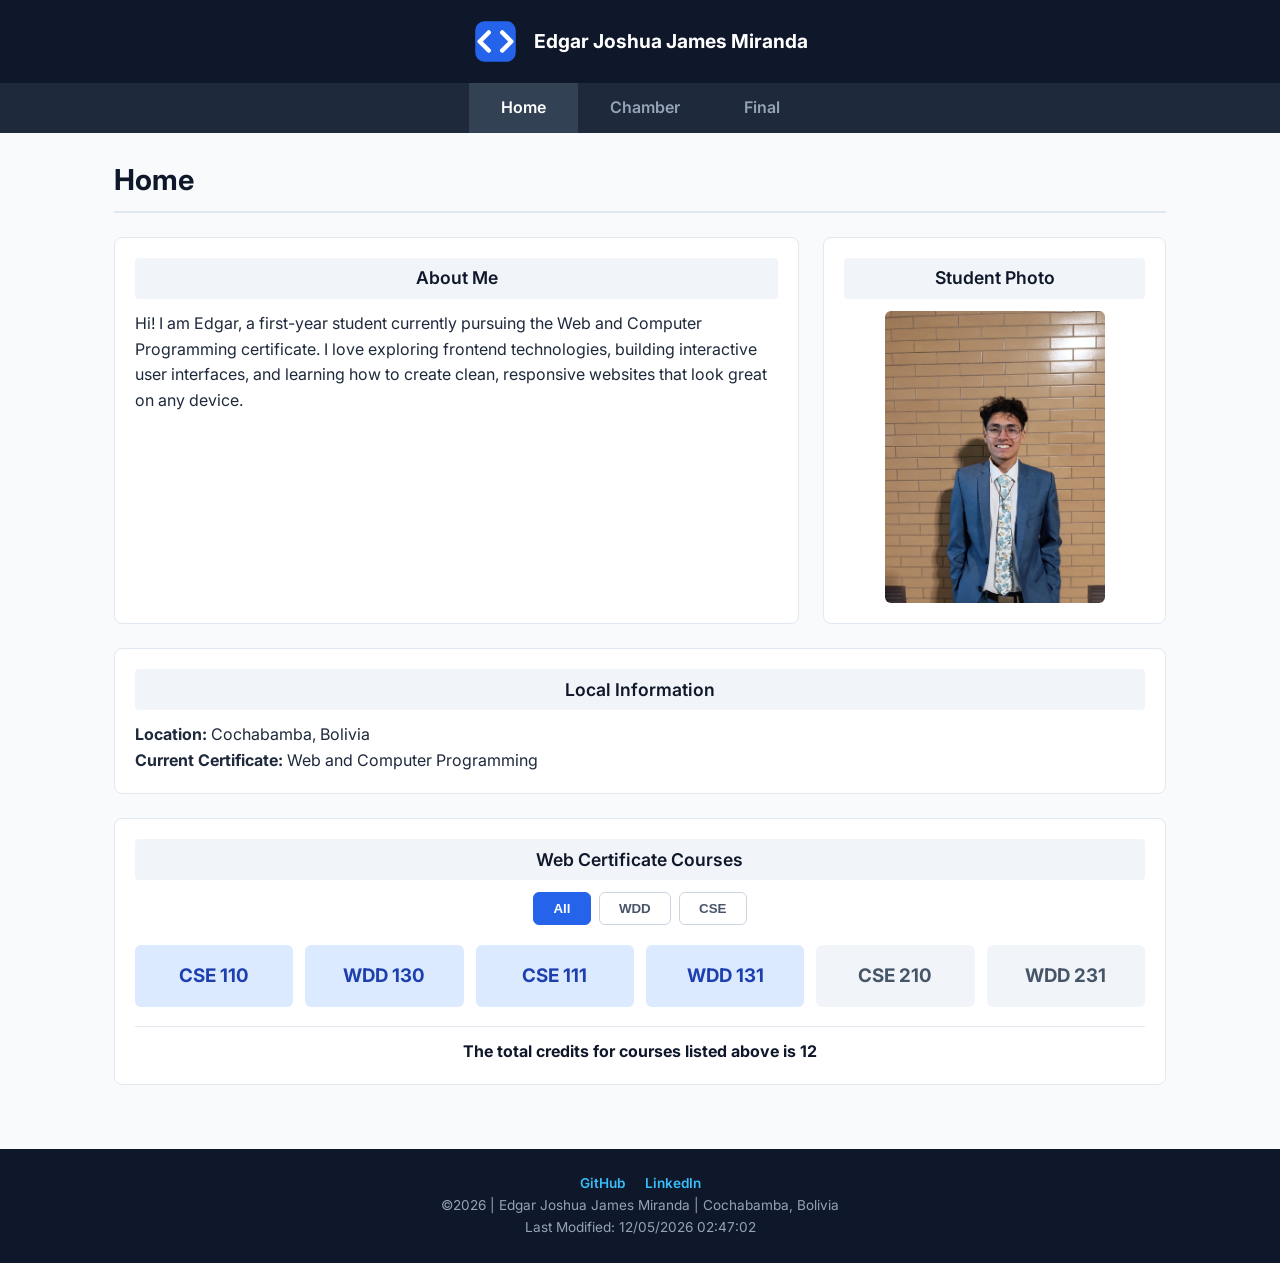
<file: index.html>
<!DOCTYPE html>
<html lang="en">
<head>
    <meta charset="UTF-8">
    <meta name="viewport" content="width=device-width, initial-scale=1.0">
    <title>WDD 231 - Edgar Joshua James Miranda</title>
    
    <meta name="description" content="Course home page for WDD 231: Web Frontend Development I at BYU-Idaho, showcasing the student profile, local info, and course progression.">
    <meta name="author" content="Edgar Joshua James Miranda">
    
    <!-- CSS Layout Style Sheets -->
    <link rel="stylesheet" href="styles/small.css">
    <link rel="stylesheet" href="styles/larger.css" media="(min-width: 768px)">
    
    <!-- Google Fonts -->
    <link rel="preconnect" href="https://fonts.googleapis.com">
    <link rel="preconnect" href="https://fonts.gstatic.com" crossorigin>
    <link href="https://fonts.googleapis.com/css2?family=Inter:wght@400;600;700&display=swap" rel="stylesheet">
    
    <!-- JavaScript Files -->
    <script src="scripts/navigation.js" defer></script>
    <script src="scripts/date.js" defer></script>
    <script src="scripts/course.js" defer></script>
</head>
<body>
    <header>
        <div class="header-container">
            <svg class="logo" width="45" height="45" viewBox="0 0 100 100" xmlns="http://www.w3.org/2000/svg">
                <rect x="5" y="5" width="90" height="90" rx="20" fill="#2563EB"/>
                <path d="M35 30 L15 50 L35 70 M65 30 L85 50 L65 70" stroke="white" stroke-width="10" stroke-linecap="round" stroke-linejoin="round" fill="none"/>
            </svg>
            <span>Edgar Joshua James Miranda</span>
        </div>
    </header>

    <nav>
        <button id="menuButton" aria-label="Toggle Navigation Menu">&#9776;</button>
        <ul id="navMenu">
            <li class="active"><a href="#">Home</a></li>
            <li><a href="#">Chamber</a></li>
            <li><a href="#">Final</a></li>
        </ul>
    </nav>

    <main>
        <h1>Home</h1>
        
        <div class="grid-container">
            <!-- About Me Section -->
            <section class="card main-info">
                <h2>About Me</h2>
                <p>Hi! I am Edgar, a first-year student currently pursuing the Web and Computer Programming certificate. I love exploring frontend technologies, building interactive user interfaces, and learning how to create clean, responsive websites that look great on any device.</p>
            </section>

            <!-- Student Photo Section -->
            <section class="card profile-photo-card">
                <h2>Student Photo</h2>
                <div class="photo-placeholder">
                    <img src="images/profile.jpg" alt="Edgar Joshua James Miranda" onerror="this.style.display='none'; this.nextElementSibling.style.display='block';">
                    <span class="image-text-fallback"></span>
                </div>
            </section>

            <!-- Local Information Section -->
            <section class="card local-info">
                <h2>Local Information</h2>
                <p><strong>Location:</strong> Cochabamba, Bolivia</p>
                <p><strong>Current Certificate:</strong> Web and Computer Programming</p>
            </section>

            <!-- Web Certificate Courses Section -->
            <section class="card courses-section">
                <h2>Web Certificate Courses</h2>
                
                <div class="filters">
                    <button id="btnAll" class="btn active">All</button>
                    <button id="btnWdd" class="btn">WDD</button>
                    <button id="btnCse" class="btn">CSE</button>
                </div>

                <div id="courseContainer" class="course-grid"></div>

                <p class="credits-total">The total credits for courses listed above is <span id="totalCredits">0</span></p>
            </section>
        </div>
    </main>

    <footer>
        <div class="social-links">
            <a href="https://github.com/JoshuaJames7756" target="_blank" rel="noopener">GitHub</a>
            <a href="https://linkedin.com" target="_blank" rel="noopener">LinkedIn</a>
        </div>
        <p>&copy;<span id="currentyear"></span> | Edgar Joshua James Miranda | Cochabamba, Bolivia</p>
        <p id="lastModified"></p>
    </footer>
</body>
</html>
</file>
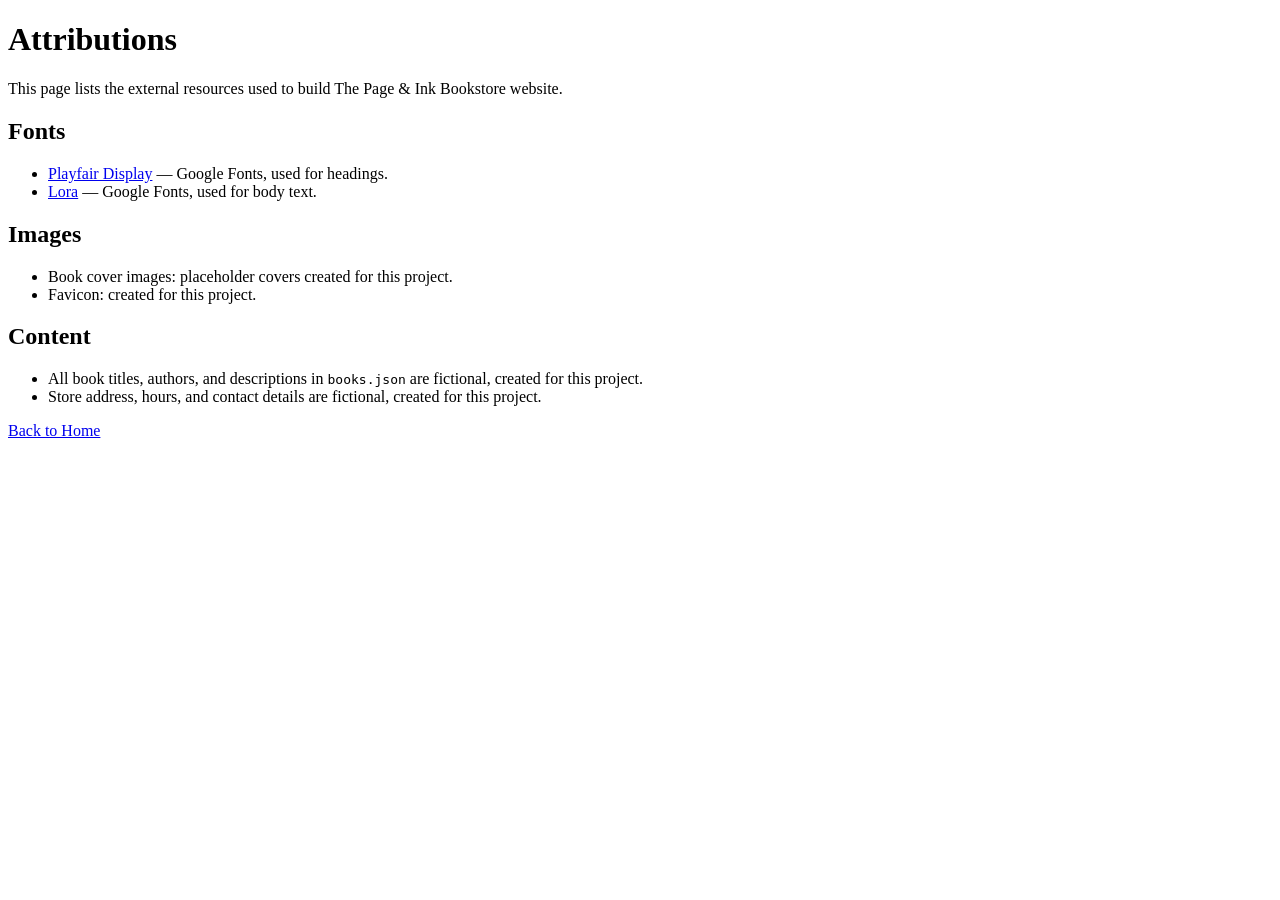
<file: final/attributions.html>
<!DOCTYPE html>
<html lang="en">
<head>
  <meta charset="UTF-8">
  <meta name="viewport" content="width=device-width, initial-scale=1.0">
  <meta name="author" content="Joshua">
  <meta name="description" content="Resource attributions for The Page & Ink Bookstore website.">
  <title>Attributions | The Page &amp; Ink Bookstore</title>
</head>
<body>

  <h1>Attributions</h1>
  <p>This page lists the external resources used to build The Page &amp; Ink Bookstore website.</p>

  <h2>Fonts</h2>
  <ul>
    <li><a href="https://fonts.google.com/specimen/Playfair+Display" target="_blank" rel="noopener">Playfair Display</a> &mdash; Google Fonts, used for headings.</li>
    <li><a href="https://fonts.google.com/specimen/Lora" target="_blank" rel="noopener">Lora</a> &mdash; Google Fonts, used for body text.</li>
  </ul>

  <h2>Images</h2>
  <ul>
    <li>Book cover images: placeholder covers created for this project. <!-- Replace with real source/credit if using stock photos. --></li>
    <li>Favicon: created for this project.</li>
  </ul>

  <h2>Content</h2>
  <ul>
    <li>All book titles, authors, and descriptions in <code>books.json</code> are fictional, created for this project.</li>
    <li>Store address, hours, and contact details are fictional, created for this project.</li>
  </ul>

  <p><a href="index.html">Back to Home</a></p>

</body>
</html>
</file>
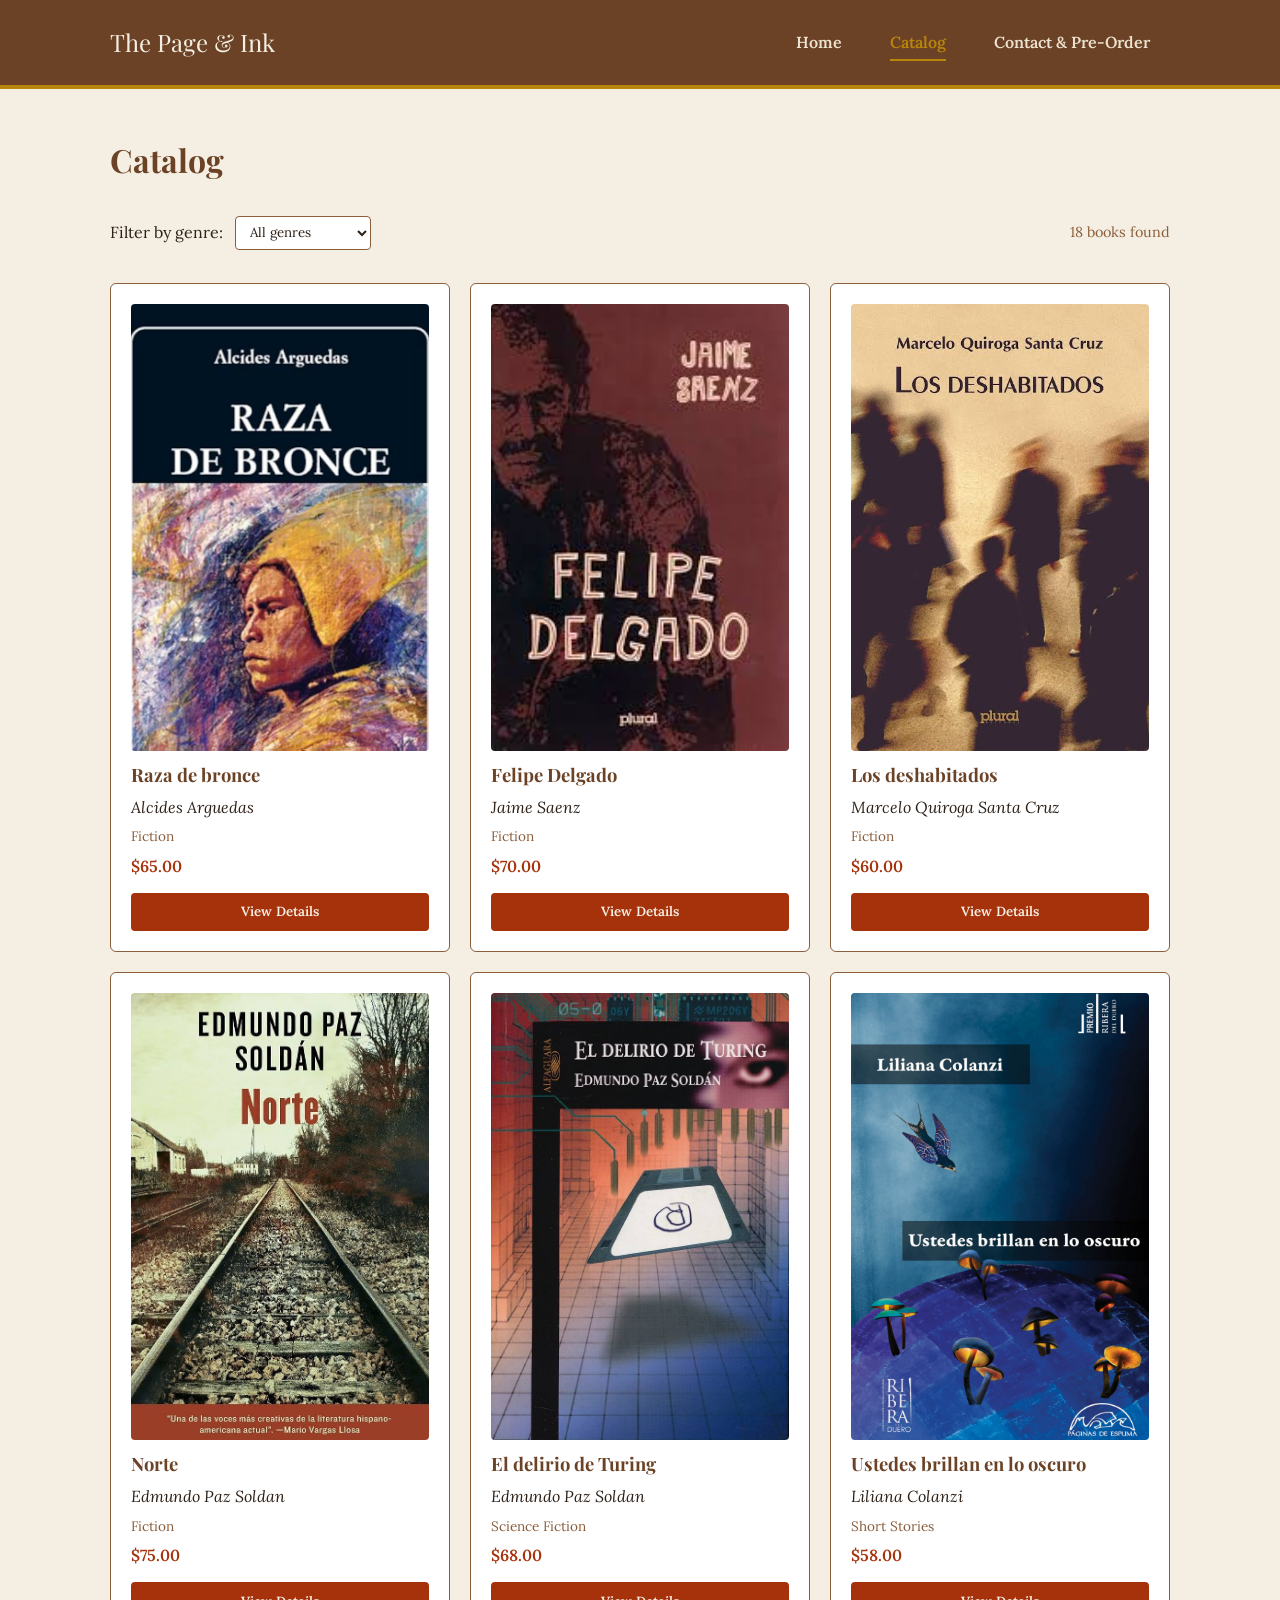
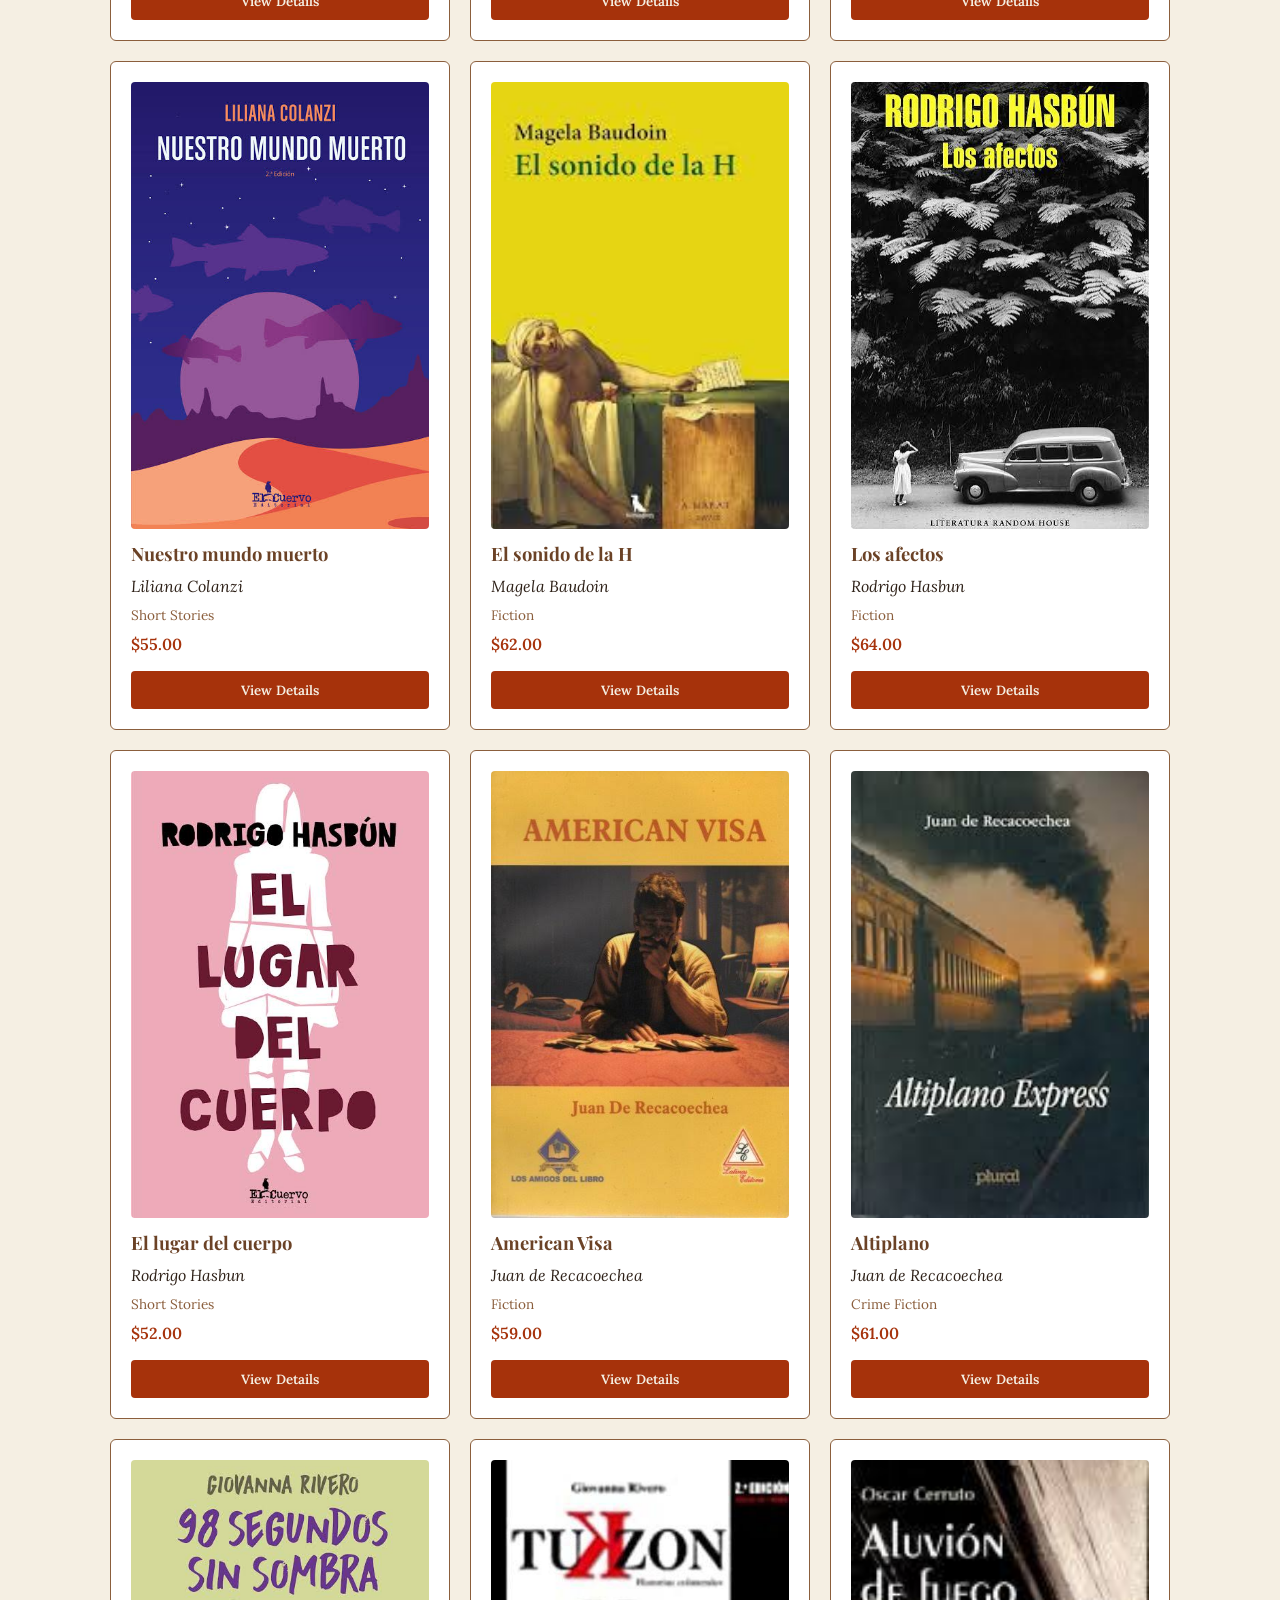
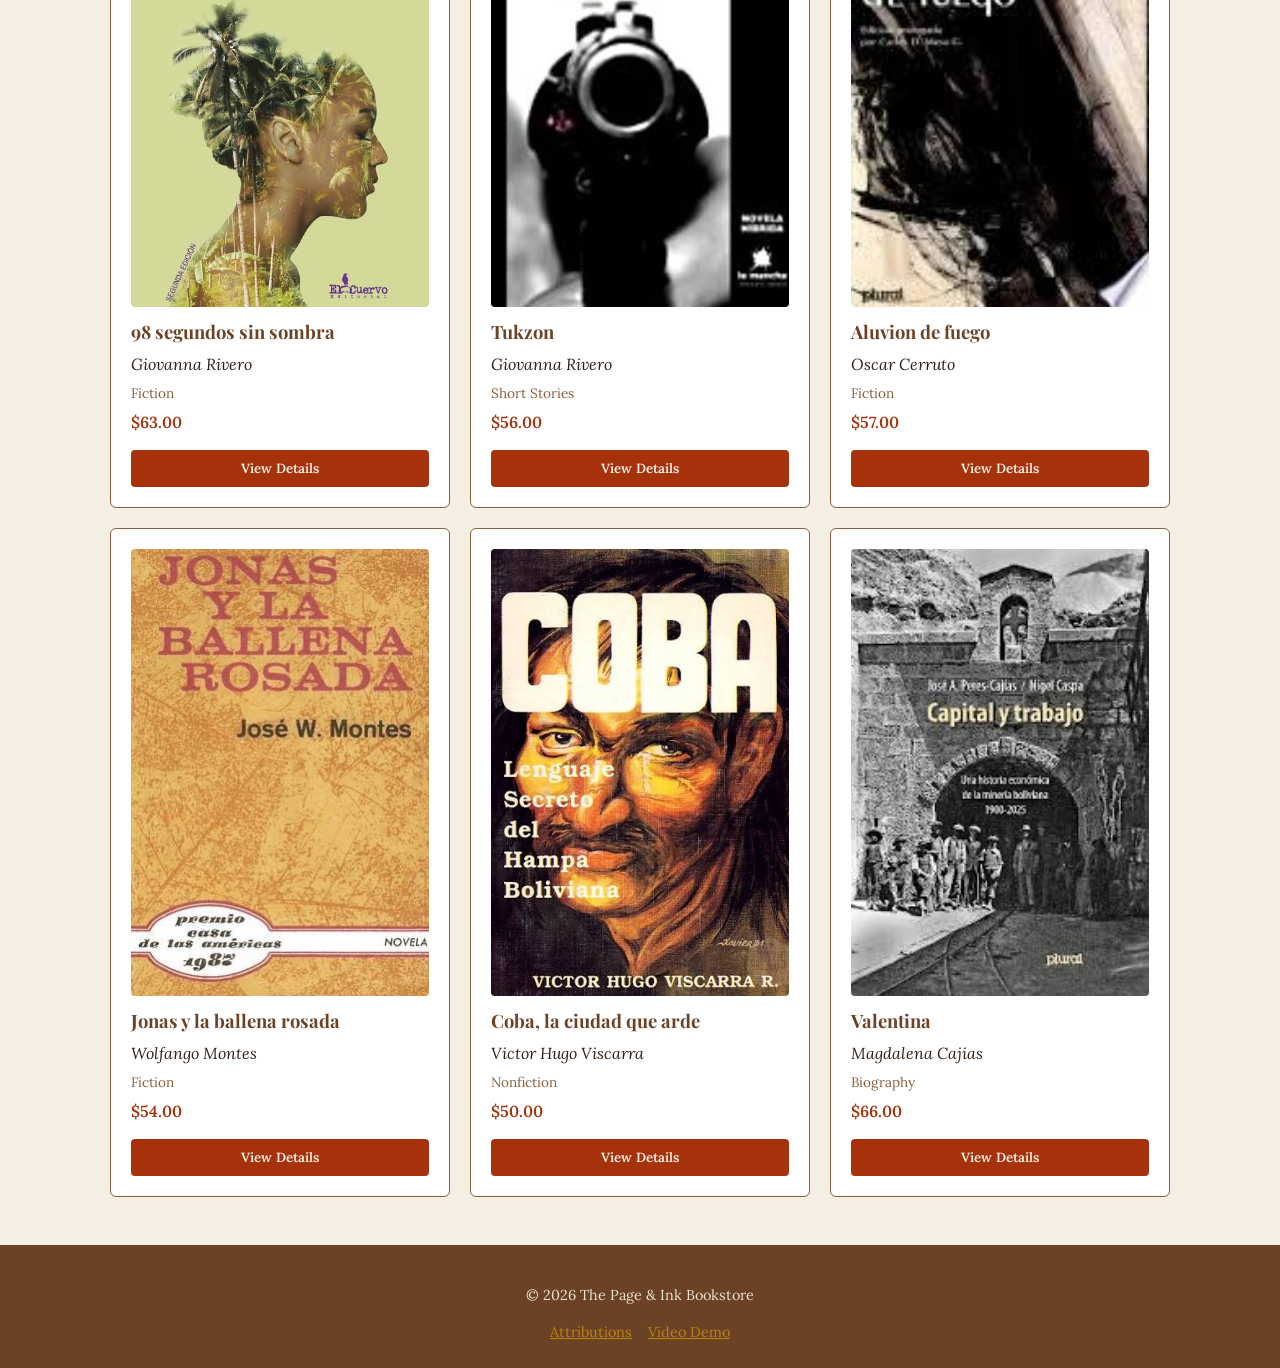
<file: final/catalog.html>
<!DOCTYPE html>
<html lang="en">
<head>
  <meta charset="UTF-8">
  <meta name="viewport" content="width=device-width, initial-scale=1.0">
  <meta name="author" content="Joshua">
  <meta name="description" content="Browse the full book catalog at The Page & Ink Bookstore, filterable by genre.">

  <meta property="og:title" content="Catalog | The Page & Ink Bookstore">
  <meta property="og:description" content="Browse and filter our full book catalog by genre.">
  <meta property="og:type" content="website">
  <meta property="og:image" content="images/og-cover.jpg">

  <title>Catalog | The Page & Ink Bookstore</title>
  <link rel="icon" href="images/favicon.ico">
  <link rel="stylesheet" href="styles/global.css">
  <link rel="stylesheet" href="styles/catalog.css">
</head>
<body>

  <header class="site-header">
    <div class="header-inner">
      <a href="index.html" class="site-logo">The Page &amp; Ink</a>
      <button class="nav-toggle" aria-expanded="false" aria-label="Toggle navigation menu">&#9776;</button>
      <nav class="primary-nav">
        <ul>
          <li><a href="index.html">Home</a></li>
          <li><a href="catalog.html">Catalog</a></li>
          <li><a href="contact.html">Contact &amp; Pre-Order</a></li>
        </ul>
      </nav>
    </div>
  </header>

  <main>

    <h1>Catalog</h1>

    <div class="catalog-controls">
      <label for="genre-filter">Filter by genre:</label>
      <select id="genre-filter">
        <option value="all">All genres</option>
      </select>
      <p id="results-count" aria-live="polite"></p>
    </div>

    <section id="book-grid" class="book-grid" aria-live="polite">
      <p class="loading-message">Loading books&hellip;</p>
    </section>

  </main>

  <!-- Modal dialog for book detail -->
  <dialog id="book-modal">
    <button id="modal-close" aria-label="Close details">&times;</button>
    <div id="modal-content"></div>
  </dialog>

  <footer class="site-footer">
    <p>&copy; 2026 The Page &amp; Ink Bookstore</p>
    <div class="footer-links">
      <a href="attributions.html">Attributions</a>
      <a href="https://youtu.be/90QrUYFUNzQ" target="_blank" rel="noopener">Video Demo</a>
    </div>
  </footer>

  <!-- VIDEO: point out type="module" here -->
  <script type="module" src="scripts/main.js"></script>
  <script type="module" src="scripts/catalog.js"></script>
</body>
</html>
</file>
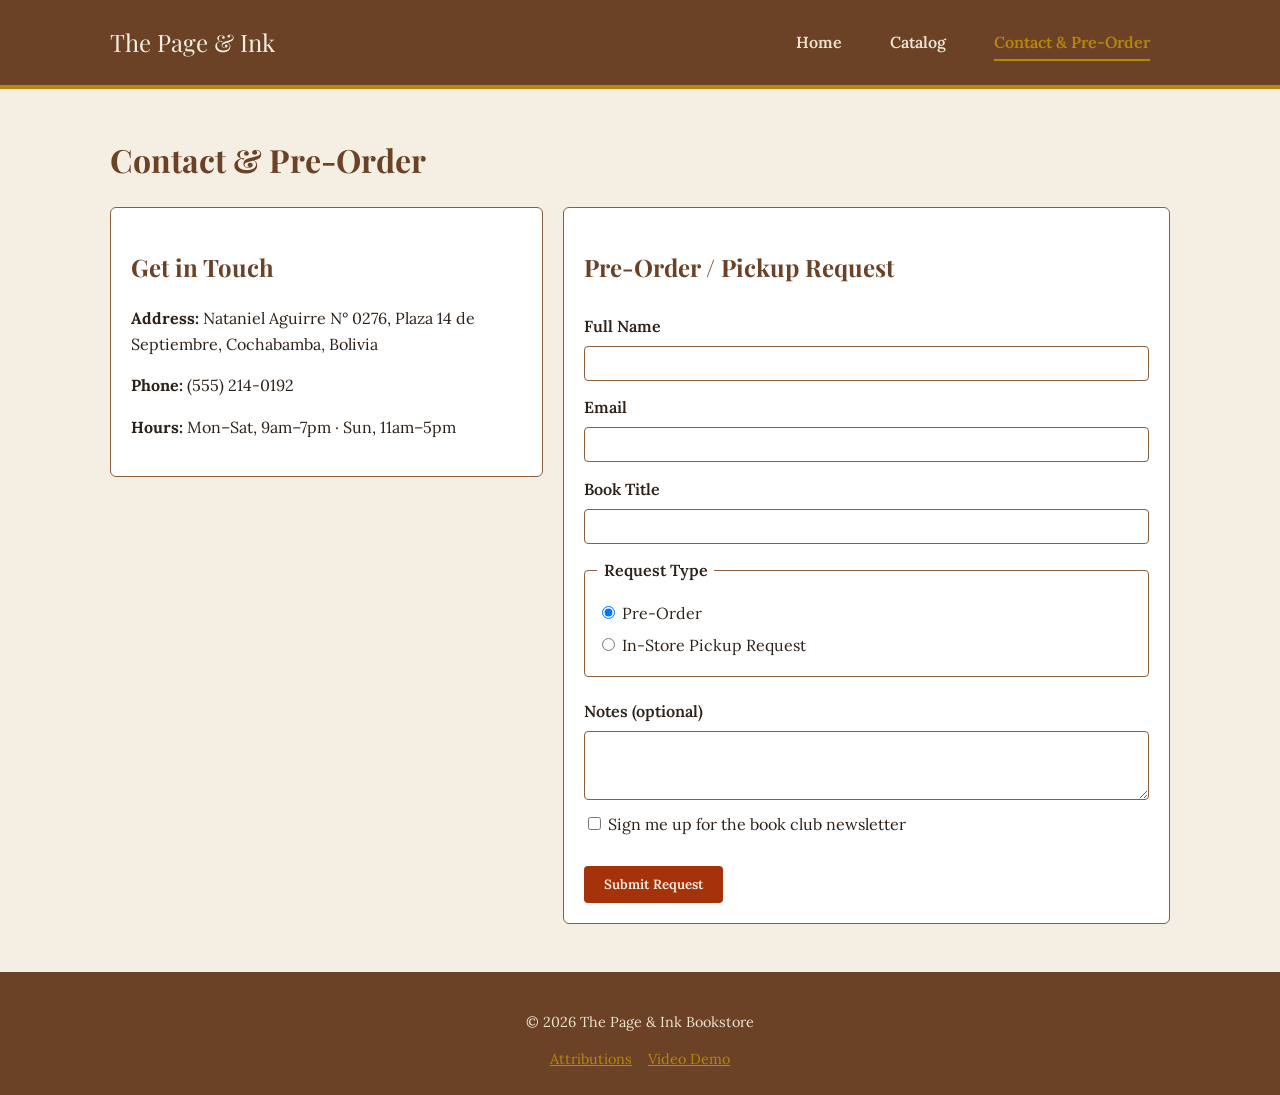
<file: final/contact.html>
<!DOCTYPE html>
<html lang="en">
<head>
  <meta charset="UTF-8">
  <meta name="viewport" content="width=device-width, initial-scale=1.0">
  <meta name="author" content="Joshua">
  <meta name="description" content="Contact The Page & Ink Bookstore, pre-order a book, request in-store pickup, or join our newsletter.">

  <meta property="og:title" content="Contact & Pre-Order | The Page & Ink Bookstore">
  <meta property="og:description" content="Pre-order a title, request pickup, or join our book club newsletter.">
  <meta property="og:type" content="website">
  <meta property="og:image" content="images/og-cover.jpg">

  <title>Contact &amp; Pre-Order | The Page &amp; Ink Bookstore</title>
  <link rel="icon" href="images/favicon.ico">
  <link rel="stylesheet" href="styles/global.css">
  <link rel="stylesheet" href="styles/contact.css">
</head>
<body>

  <header class="site-header">
    <div class="header-inner">
      <a href="index.html" class="site-logo">The Page &amp; Ink</a>
      <button class="nav-toggle" aria-expanded="false" aria-label="Toggle navigation menu">&#9776;</button>
      <nav class="primary-nav">
        <ul>
          <li><a href="index.html">Home</a></li>
          <li><a href="catalog.html">Catalog</a></li>
          <li><a href="contact.html">Contact &amp; Pre-Order</a></li>
        </ul>
      </nav>
    </div>
  </header>

  <main>

    <h1>Contact &amp; Pre-Order</h1>

    <div class="contact-layout">

      <section class="card" id="store-details">
        <h2>Get in Touch</h2>
        <p><strong>Address:</strong> Nataniel Aguirre N&deg; 0276, Plaza 14 de Septiembre, Cochabamba, Bolivia</p>
        <p><strong>Phone:</strong> (555) 214-0192</p>
        <p><strong>Hours:</strong> Mon&ndash;Sat, 9am&ndash;7pm &middot; Sun, 11am&ndash;5pm</p>
      </section>

      <section class="card" id="order-form-section">
        <h2>Pre-Order / Pickup Request</h2>
        <form id="order-form" action="thankyou.html" method="get">

          <label for="name">Full Name</label>
          <input type="text" id="name" name="name" required>

          <label for="email">Email</label>
          <input type="email" id="email" name="email" required>

          <label for="book-title">Book Title</label>
          <input type="text" id="book-title" name="bookTitle" required>

          <fieldset>
            <legend>Request Type</legend>
            <label class="radio-label">
              <input type="radio" name="requestType" value="preorder" checked> Pre-Order
            </label>
            <label class="radio-label">
              <input type="radio" name="requestType" value="pickup"> In-Store Pickup Request
            </label>
          </fieldset>

          <label for="notes">Notes (optional)</label>
          <textarea id="notes" name="notes" rows="3"></textarea>

          <label class="checkbox-label">
            <input type="checkbox" id="newsletter" name="newsletter" value="yes">
            Sign me up for the book club newsletter
          </label>

          <button type="submit" class="btn">Submit Request</button>
        </form>
      </section>

    </div>

  </main>

  <footer class="site-footer">
    <p>&copy; 2026 The Page &amp; Ink Bookstore</p>
    <div class="footer-links">
      <a href="attributions.html">Attributions</a>
      <a href="https://youtu.be/90QrUYFUNzQ" target="_blank" rel="noopener">Video Demo</a>
    </div>
  </footer>

  <script type="module" src="scripts/main.js"></script>
</body>
</html>
</file>
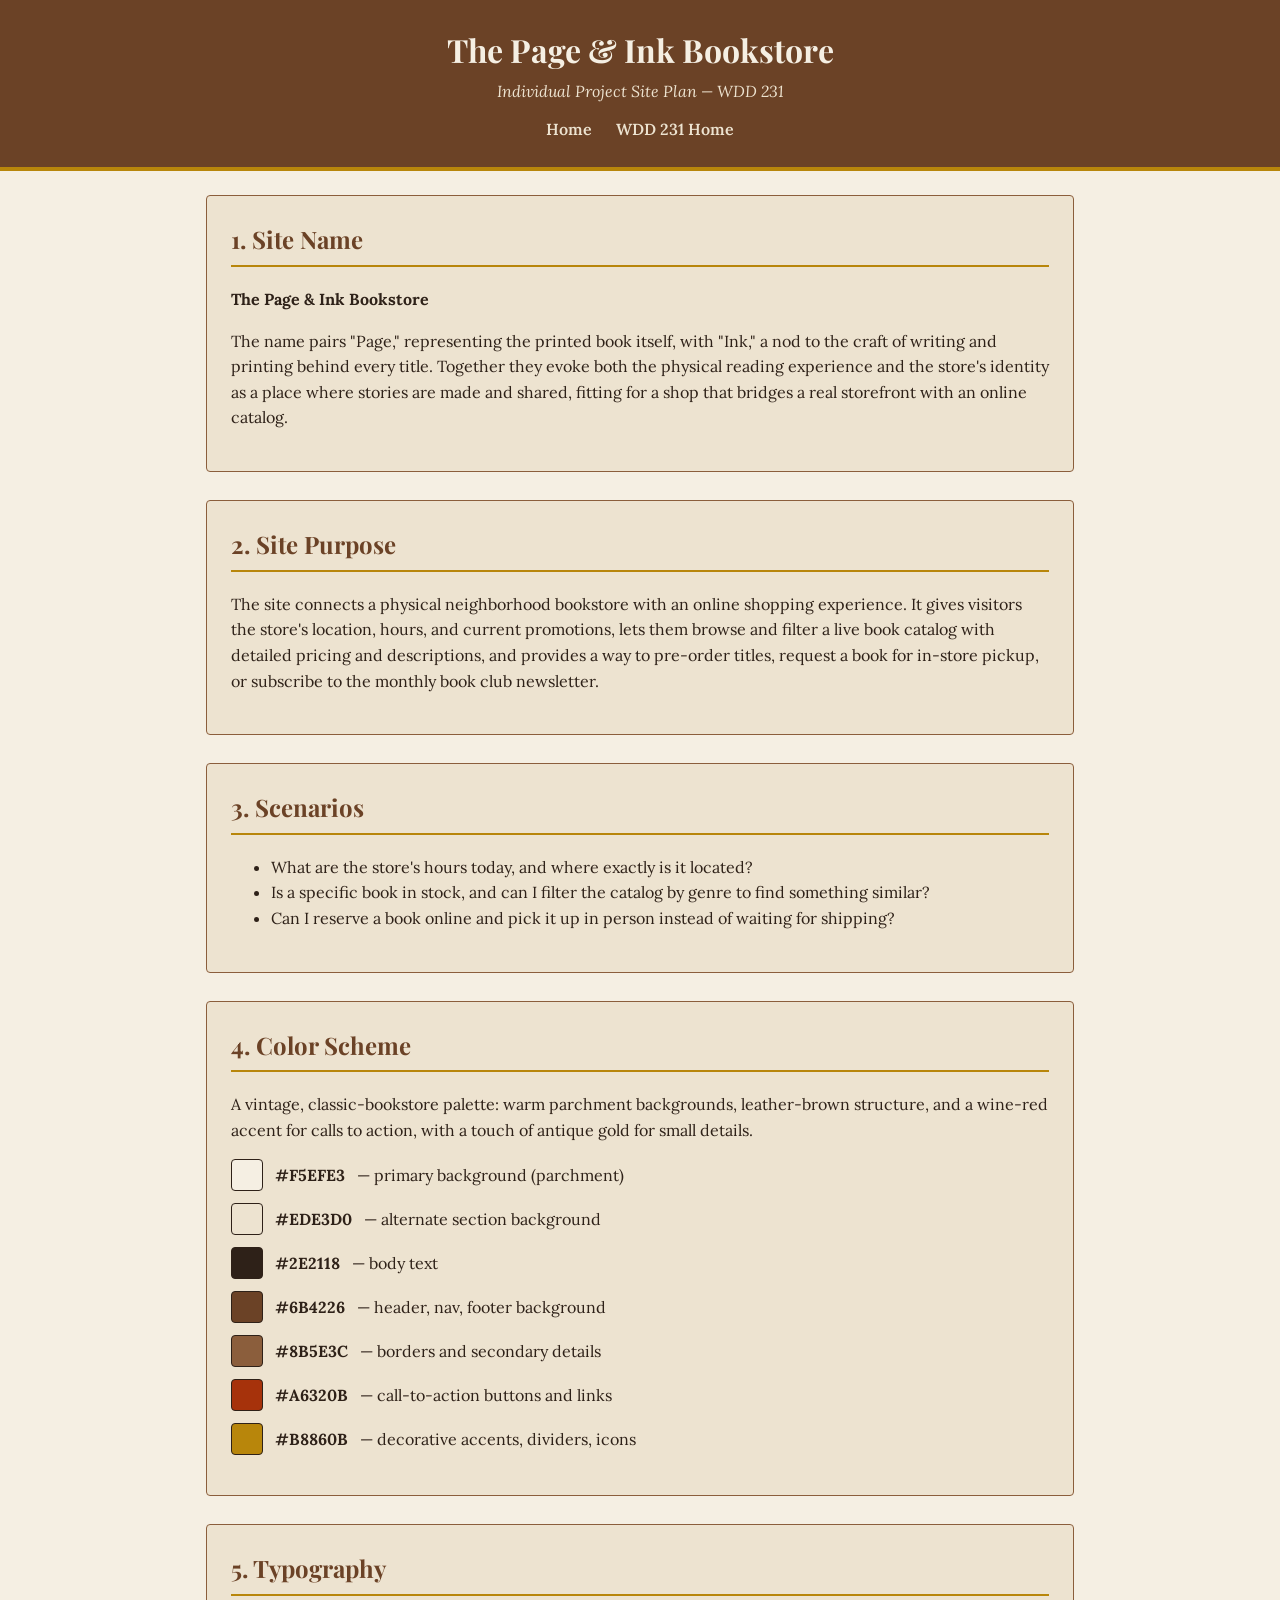
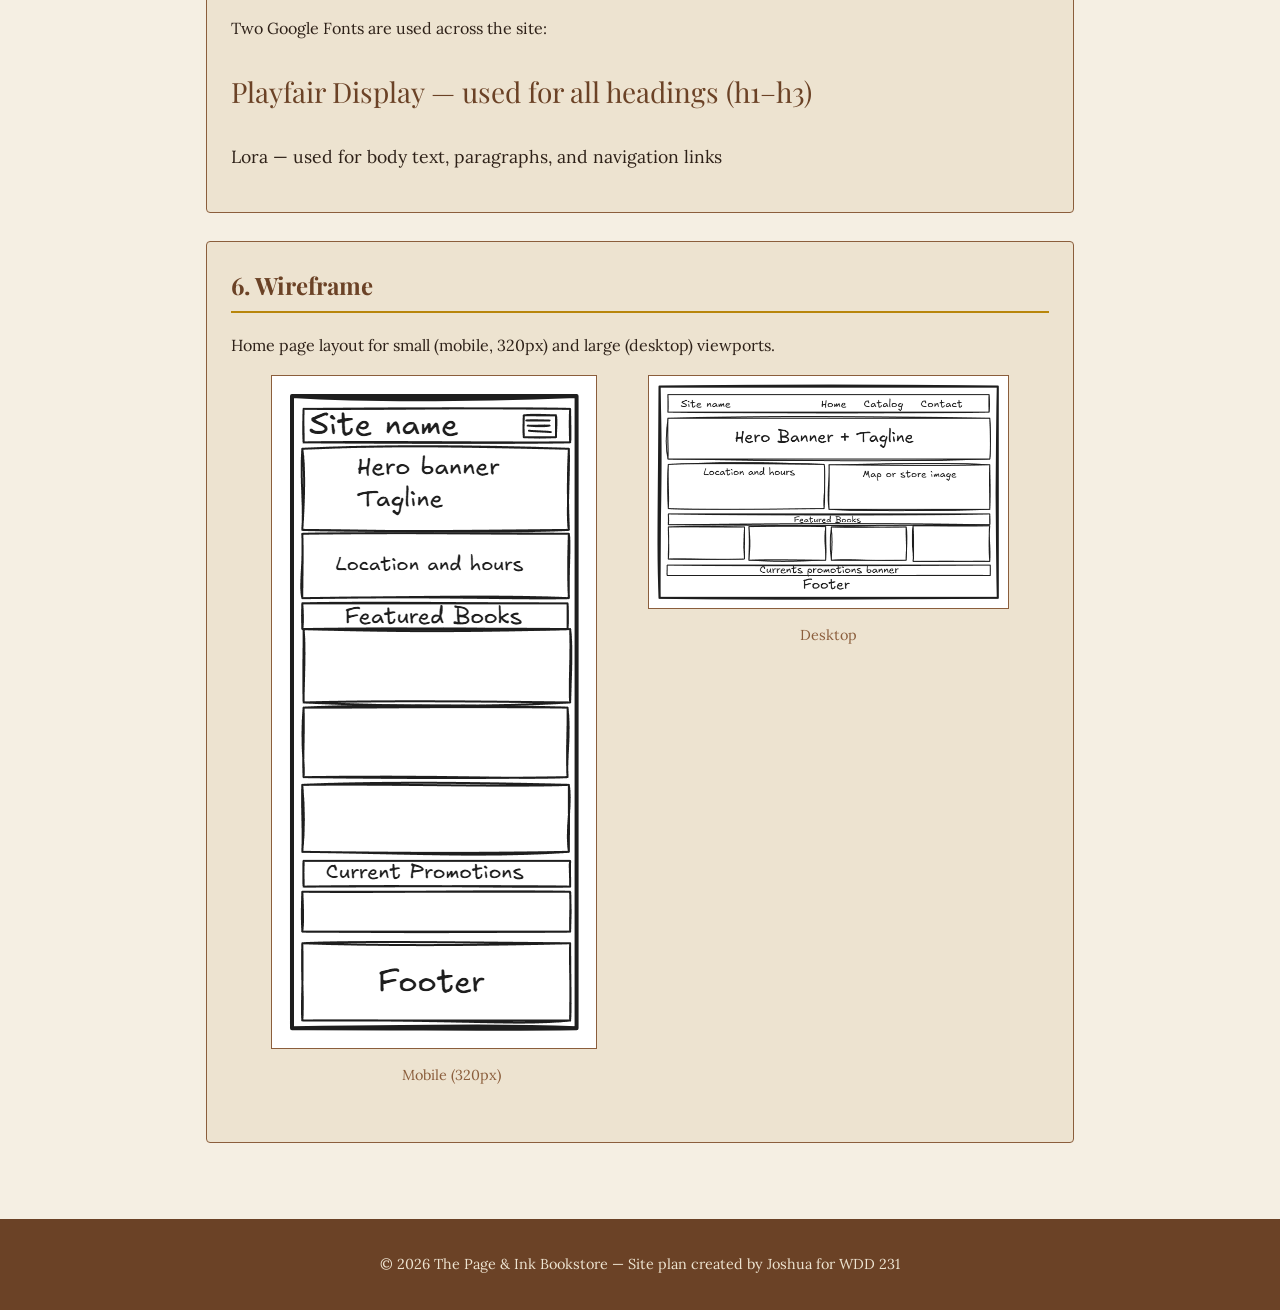
<file: final/siteplan.html>
<!DOCTYPE html>
<html lang="en">
<head>
  <meta charset="UTF-8">
  <meta name="viewport" content="width=device-width, initial-scale=1.0">
  <meta name="author" content="Joshua">
  <meta name="description" content="Individual project site plan for The Page & Ink Bookstore, a hybrid physical and online bookstore website.">
  <title>Site Plan | The Page & Ink Bookstore</title>
  <link rel="icon" href="images/favicon.ico">
  <link rel="stylesheet" href="styles/siteplan.css">
</head>
<body>

  <header>
    <h1>The Page &amp; Ink Bookstore</h1>
    <p>Individual Project Site Plan &mdash; WDD 231</p>
    <nav>
      <a href="../final/index.html">Home</a>
      <a href="../wdd231.html">WDD 231 Home</a>
    </nav>
  </header>

  <main>

    <section id="site-name">
      <h2>1. Site Name</h2>
      <p><strong>The Page &amp; Ink Bookstore</strong></p>
      <p>The name pairs "Page," representing the printed book itself, with "Ink," a nod to the craft of
        writing and printing behind every title. Together they evoke both the physical reading
        experience and the store's identity as a place where stories are made and shared,
        fitting for a shop that bridges a real storefront with an online catalog.</p>
    </section>

    <section id="site-purpose">
      <h2>2. Site Purpose</h2>
      <p>The site connects a physical neighborhood bookstore with an online shopping experience.
        It gives visitors the store's location, hours, and current promotions, lets them browse
        and filter a live book catalog with detailed pricing and descriptions, and provides a way
        to pre-order titles, request a book for in-store pickup, or subscribe to the monthly
        book club newsletter.</p>
    </section>

    <section id="scenarios">
      <h2>3. Scenarios</h2>
      <ul>
        <li>What are the store's hours today, and where exactly is it located?</li>
        <li>Is a specific book in stock, and can I filter the catalog by genre to find something
          similar?</li>
        <li>Can I reserve a book online and pick it up in person instead of waiting for shipping?</li>
      </ul>
    </section>

    <section id="color-scheme">
      <h2>4. Color Scheme</h2>
      <p>A vintage, classic-bookstore palette: warm parchment backgrounds, leather-brown structure,
        and a wine-red accent for calls to action, with a touch of antique gold for small details.</p>
      <ul class="swatch-list">
        <li><span class="swatch bg-swatch"></span> <strong>#F5EFE3</strong> &mdash; primary background (parchment)</li>
        <li><span class="swatch bgalt-swatch"></span> <strong>#EDE3D0</strong> &mdash; alternate section background</li>
        <li><span class="swatch text-swatch"></span> <strong>#2E2118</strong> &mdash; body text</li>
        <li><span class="swatch primary-swatch"></span> <strong>#6B4226</strong> &mdash; header, nav, footer background</li>
        <li><span class="swatch secondary-swatch"></span> <strong>#8B5E3C</strong> &mdash; borders and secondary details</li>
        <li><span class="swatch accent-swatch"></span> <strong>#A6320B</strong> &mdash; call-to-action buttons and links</li>
        <li><span class="swatch gold-swatch"></span> <strong>#B8860B</strong> &mdash; decorative accents, dividers, icons</li>
      </ul>
    </section>

    <section id="typography">
      <h2>5. Typography</h2>
      <p>Two Google Fonts are used across the site:</p>
      <p class="font-sample-heading">Playfair Display &mdash; used for all headings (h1&ndash;h3)</p>
      <p class="font-sample-body">Lora &mdash; used for body text, paragraphs, and navigation links</p>
    </section>

    <section id="wireframe">
      <h2>6. Wireframe</h2>
      <p>Home page layout for small (mobile, 320px) and large (desktop) viewports.</p>
      <figure class="wireframe-figure">
        <div>
          <img src="images/wireframe-mobile.png" alt="Mobile wireframe sketch of the home page layout" loading="lazy">
          <p class="wireframe-caption">Mobile (320px)</p>
        </div>
        <div>
          <img src="images/wireframe-desktop.png" alt="Desktop wireframe sketch of the home page layout" loading="lazy">
          <p class="wireframe-caption">Desktop</p>
        </div>
      </figure>
    </section>

  </main>

  <footer>
    <p>&copy; 2026 The Page &amp; Ink Bookstore &mdash; Site plan created by Joshua for WDD 231</p>
  </footer>

</body>
</html>
</file>
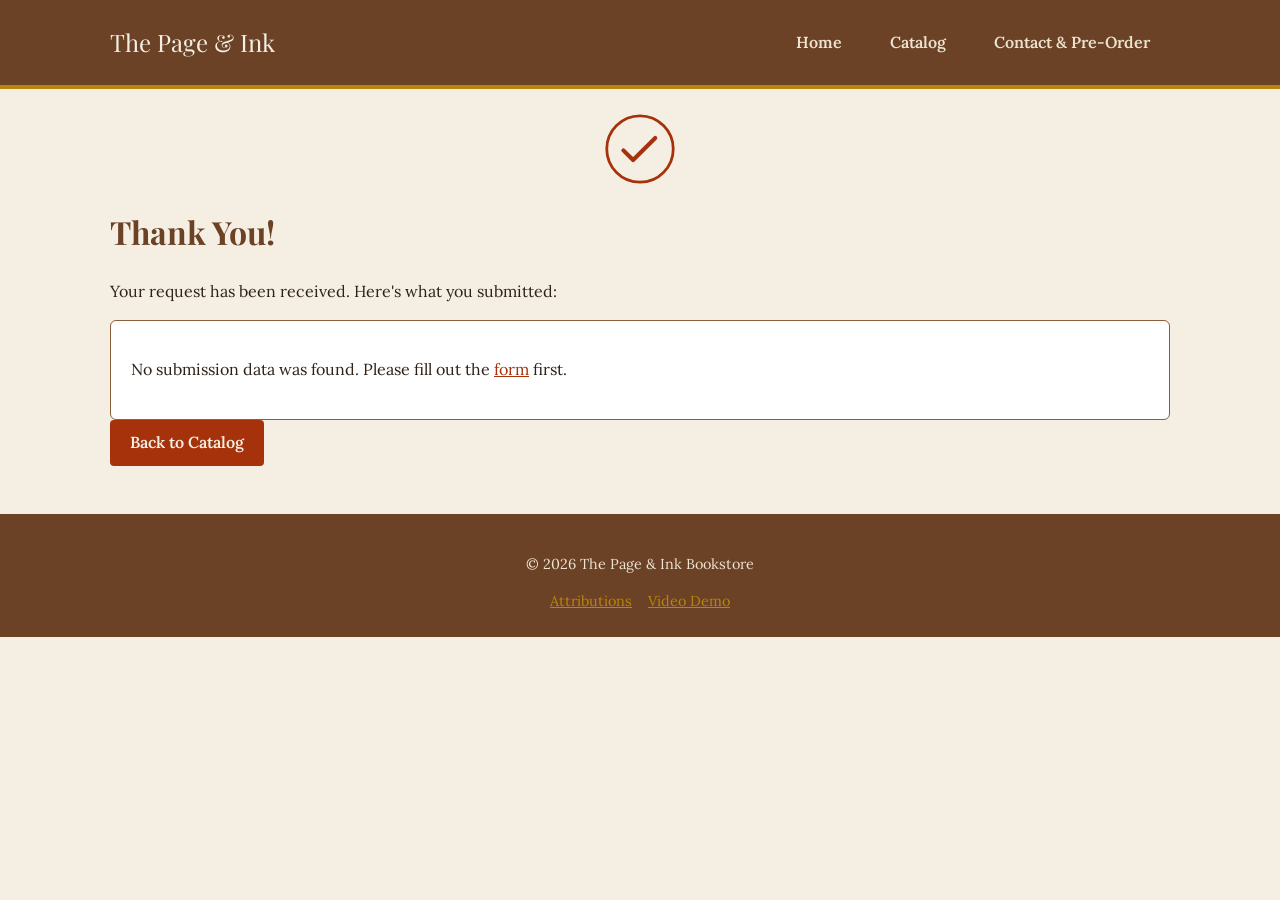
<file: final/thankyou.html>
<!DOCTYPE html>
<html lang="en">
<head>
  <meta charset="UTF-8">
  <meta name="viewport" content="width=device-width, initial-scale=1.0">
  <meta name="author" content="Joshua">
  <meta name="description" content="Confirmation page for your pre-order or pickup request at The Page & Ink Bookstore.">
  <title>Thank You | The Page &amp; Ink Bookstore</title>
  <link rel="icon" href="images/favicon.ico">
  <link rel="stylesheet" href="styles/global.css">
  <link rel="stylesheet" href="styles/contact.css">
</head>
<body>

  <header class="site-header">
    <div class="header-inner">
      <a href="index.html" class="site-logo">The Page &amp; Ink</a>
      <button class="nav-toggle" aria-expanded="false" aria-label="Toggle navigation menu">&#9776;</button>
      <nav class="primary-nav">
        <ul>
          <li><a href="index.html">Home</a></li>
          <li><a href="catalog.html">Catalog</a></li>
          <li><a href="contact.html">Contact &amp; Pre-Order</a></li>
        </ul>
      </nav>
    </div>
  </header>

  <main>
    <div class="success-badge" aria-hidden="true">
      <svg viewBox="0 0 52 52" class="checkmark">
        <circle class="checkmark-circle" cx="26" cy="26" r="24" fill="none"/>
        <path class="checkmark-check" fill="none" d="M14 27l7 7 16-16"/>
      </svg>
    </div>
    <h1>Thank You!</h1>
    <p>Your request has been received. Here's what you submitted:</p>

    <section class="card" id="submission-summary">
      <!-- populated by thankyou.js -->
    </section>

    <a href="catalog.html" class="btn">Back to Catalog</a>
  </main>

  <footer class="site-footer">
    <p>&copy; 2026 The Page &amp; Ink Bookstore</p>
    <div class="footer-links">
      <a href="attributions.html">Attributions</a>
      <a href="https://youtu.be/90QrUYFUNzQ" target="_blank" rel="noopener">Video Demo</a>
    </div>
  </footer>

  <script type="module" src="scripts/main.js"></script>
  <script type="module" src="scripts/thankyou.js"></script>
</body>
</html>
</file>
<file: styles/small.css>
/* ==========================================
   ESTILOS BASE (MÓVIL PRIMERO)
   ========================================== */
* {
    box-sizing: border-box;
    margin: 0;
    padding: 0;
}

body {
    font-family: 'Inter', sans-serif;
    line-height: 1.6;
    background-color: #F8FAFC; 
    color: #1E293B; 
}

header {
    background-color: #0F172A; 
    color: #FFFFFF;
    padding: 1.2rem 1.5rem;
    display: flex;
    justify-content: center;
    align-items: center;
}

.header-container {
    display: flex;
    align-items: center;
    gap: 1rem;
}

header span {
    font-size: 1.2rem;
    font-weight: 700;
}

nav {
    background-color: #1E293B;
    position: relative;
    min-height: 50px;
}

#menuButton {
    background: none;
    border: none;
    color: #FFFFFF;
    font-size: 1.8rem;
    cursor: pointer;
    position: absolute;
    right: 15px;
    top: 6px;
    display: block; /* Visible por defecto en móviles */
}

nav ul {
    list-style: none;
    display: none; /* Oculto en móvil hasta dar clic */
    flex-direction: column;
    padding-top: 50px; 
}

nav ul.open {
    display: flex; /* Se muestra al presionar la hamburguesa */
}

nav a {
    display: block;
    color: #94A3B8;
    text-decoration: none;
    padding: 0.9rem;
    text-align: center;
    font-weight: 600;
}

nav a:hover, nav li.active a {
    color: #FFFFFF;
    background-color: #334155;
}

main {
    padding: 1.5rem;
    max-width: 1100px;
    margin: 0 auto;
}

h1 {
    margin-bottom: 1.5rem;
    color: #0F172A;
    font-weight: 700;
    font-size: 1.8rem;
    border-bottom: 2px solid #E2E8F0;
    padding-bottom: 0.5rem;
}

.grid-container {
    display: flex;
    flex-direction: column;
    gap: 1.2rem;
}

.card {
    background: #FFFFFF;
    padding: 1.25rem;
    border-radius: 8px;
    border: 1px solid #E2E8F0;
}

.card h2 {
    margin-bottom: 0.75rem;
    color: #0F172A;
    font-size: 1.1rem;
    font-weight: 600;
    background-color: #F1F5F9;
    padding: 0.4rem 0.8rem;
    border-radius: 4px;
    text-align: center;
}

.photo-placeholder {
    width: 100%;
    max-width: 220px;
    margin: 0 auto;
}

.photo-placeholder img {
    width: 100%;
    height: auto;
    border-radius: 6px;
    display: block;
}

.filters {
    display: flex;
    gap: 0.5rem;
    margin-bottom: 1.2rem;
    justify-content: center;
}

.btn {
    padding: 0.5rem 1.2rem;
    border: 1px solid #CBD5E1;
    background: #FFFFFF;
    color: #475569;
    font-weight: 600;
    border-radius: 6px;
    cursor: pointer;
}

.btn.active, .btn:hover {
    background: #2563EB;
    color: #FFFFFF;
    border-color: #2563EB;
}

.course-grid {
    display: grid;
    grid-template-columns: repeat(auto-fit, minmax(110px, 1fr));
    gap: 0.75rem;
    margin-bottom: 1.2rem;
}

.course-card {
    background-color: #F1F5F9;
    color: #475569;
    padding: 1rem 0.5rem;
    text-align: center;
    border-radius: 6px;
    font-weight: 700;
}

.course-card.completed {
    background-color: #DBEAFE; 
    color: #1E40AF; 
    border-color: #BFDBFE;
}

.credits-total {
    font-weight: 700;
    color: #0F172A;
    border-top: 1px solid #E2E8F0;
    padding-top: 0.75rem;
    text-align: center;
}

footer {
    background-color: #0F172A;
    color: #94A3B8;
    text-align: center;
    padding: 1.5rem;
    margin-top: 2.5rem;
    font-size: 0.85rem;
}

.social-links a {
    color: #38BDF8; 
    margin: 0 0.5rem;
    text-decoration: none;
    font-weight: 600;
}

/* ==========================================
   VERSION DESKTOP (PANTALLAS GRANDES)
   ========================================== */
@media (min-width: 768px) {
    
    /* ELIMINA LA HAMBURGUESA EN ESCRITORIO */
    #menuButton {
        display: none !important;
    }

    nav {
        min-height: auto;
    }

    /* MUESTRA LOS ENLACES HORIZONTALES */
    nav ul {
        display: flex !important;
        flex-direction: row;
        justify-content: center;
        padding-top: 0;
    }

    nav a {
        padding: 0.75rem 2rem;
    }

    /* ACOMODA LAS TARJETAS EN GRID COMPLETOS */
    .grid-container {
        display: grid;
        grid-template-columns: 2fr 1fr;
        gap: 1.5rem;
    }

    .main-info { grid-column: span 1; }
    .profile-photo-card { grid-column: span 1; }
    .local-info { grid-column: span 2; }
    .courses-section { grid-column: span 2; }
}
</file>
<file: styles/larger.css>
@media (min-width: 768px) {
    
    /* HIDE THE HAMBURGER COMPLETELY ON DESKTOP */
    #menuButton {
        display: none !important;
    }

    nav {
        min-height: auto;
    }

    /* Reset padding and display list elements horizontally inline */
    nav ul {
        display: flex !important;
        flex-direction: row;
        justify-content: center;
        list-style: none;
        padding-top: 0;
    }

    nav a {
        padding: 0.75rem 2rem;
    }

    /* Multi-column Grid Layout exactly like the BYU-I screenshot */
    .grid-container {
        display: grid;
        grid-template-columns: 2fr 1fr;
        gap: 1.5rem;
    }

    .main-info {
        grid-column: span 1;
    }

    .profile-photo-card {
        grid-column: span 1;
    }

    .local-info {
        grid-column: span 2;
    }

    .courses-section {
        grid-column: span 2;
    }
}
</file>
<file: final/styles/global.css>
@import url('https://fonts.googleapis.com/css2?family=Playfair+Display:wght@600;700&family=Lora:ital,wght@0,400;0,600;1,400&display=swap');

:root {
  --color-bg: #F5EFE3;
  --color-bg-alt: #EDE3D0;
  --color-text: #2E2118;
  --color-primary: #6B4226;
  --color-secondary: #8B5E3C;
  --color-accent: #A6320B;
  --color-gold: #B8860B;

  --font-heading: 'Playfair Display', serif;
  --font-body: 'Lora', serif;

  --max-width: 1100px;
}

* {
  box-sizing: border-box;
}

body {
  margin: 0;
  background-color: var(--color-bg);
  color: var(--color-text);
  font-family: var(--font-body);
  line-height: 1.6;
}

img {
  max-width: 100%;
  height: auto;
  display: block;
}

a {
  color: var(--color-accent);
}

h1, h2, h3 {
  font-family: var(--font-heading);
  color: var(--color-primary);
}

/* ---------- Header / Nav ---------- */

.site-header {
  background-color: var(--color-primary);
  color: var(--color-bg);
  border-bottom: 4px solid var(--color-gold);
}

.header-inner {
  max-width: var(--max-width);
  margin: 0 auto;
  padding: 1rem 1.25rem;
  display: flex;
  flex-wrap: wrap;
  align-items: center;
  justify-content: space-between;
}

.site-logo {
  font-family: var(--font-heading);
  font-size: 1.5rem;
  color: var(--color-bg);
  text-decoration: none;
}

.nav-toggle {
  display: block;
  background: none;
  border: 2px solid var(--color-bg);
  border-radius: 4px;
  color: var(--color-bg);
  font-size: 1.25rem;
  line-height: 1;
  padding: 0.4rem 0.6rem;
  cursor: pointer;
  transition: background-color 0.2s ease, transform 0.15s ease;
}

.nav-toggle:hover,
.nav-toggle:focus {
  background-color: rgba(245, 239, 227, 0.15);
}

.nav-toggle:active {
  transform: scale(0.94);
}

.primary-nav {
  flex-basis: 100%;
  width: 100%;
}

.primary-nav ul {
  list-style: none;
  margin: 0;
  padding: 0;
  max-height: 0;
  overflow: hidden;
  transition: max-height 0.3s ease;
}

.primary-nav.open ul {
  max-height: 300px;
}

.primary-nav li {
  border-top: 1px solid var(--color-secondary);
}

.primary-nav a {
  display: block;
  padding: 0.85rem 1.25rem;
  color: var(--color-bg-alt);
  text-decoration: none;
  font-weight: 600;
  position: relative;
  transition: color 0.2s ease;
}

.primary-nav a:hover,
.primary-nav a:focus,
.primary-nav a[aria-current="page"] {
  color: var(--color-gold);
}

@media (min-width: 700px) {
  .primary-nav a::after {
    content: "";
    position: absolute;
    left: 1.25rem;
    right: 1.25rem;
    bottom: 0.5rem;
    height: 2px;
    background-color: var(--color-gold);
    transform: scaleX(0);
    transform-origin: left;
    transition: transform 0.2s ease;
  }

  .primary-nav a:hover::after,
  .primary-nav a:focus::after,
  .primary-nav a[aria-current="page"]::after {
    transform: scaleX(1);
  }
}

@media (min-width: 700px) {
  .nav-toggle {
    display: none;
  }

  .header-inner {
    flex-wrap: wrap;
  }

  .primary-nav {
    flex-basis: auto;
    width: auto;
  }

  .primary-nav ul {
    max-height: none;
    overflow: visible;
    display: flex;
    gap: 0.5rem;
  }

  .primary-nav li {
    border-top: none;
  }
}

/* ---------- Footer ---------- */

.site-footer {
  background-color: var(--color-primary);
  color: var(--color-bg-alt);
  text-align: center;
  padding: 1.5rem 1.25rem;
  font-size: 0.9rem;
}

.site-footer a {
  color: var(--color-gold);
}

.footer-links {
  margin-top: 0.5rem;
  display: flex;
  justify-content: center;
  gap: 1rem;
  flex-wrap: wrap;
}

/* ---------- Shared layout helpers ---------- */

main {
  max-width: var(--max-width);
  margin: 0 auto;
  padding: 1.5rem 1.25rem 3rem;
}

.card {
  background-color: #FFFFFF;
  border: 1px solid var(--color-secondary);
  border-radius: 6px;
  padding: 1.25rem;
}

.btn {
  display: inline-block;
  background-color: var(--color-accent);
  color: var(--color-bg);
  border: none;
  border-radius: 4px;
  padding: 0.65rem 1.25rem;
  font-weight: 600;
  text-decoration: none;
  cursor: pointer;
  font-family: var(--font-body);
  transition: background-color 0.2s ease, transform 0.15s ease;
}

.btn:hover,
.btn:focus {
  background-color: var(--color-primary);
  transform: translateY(-2px);
}
</file>
<file: final/styles/catalog.css>
.catalog-controls {
  display: flex;
  align-items: center;
  gap: 0.75rem;
  flex-wrap: wrap;
  margin-bottom: 1.5rem;
}

.catalog-controls select {
  font-family: var(--font-body);
  padding: 0.4rem 0.6rem;
  border: 1px solid var(--color-secondary);
  border-radius: 4px;
  background-color: #FFFFFF;
  color: var(--color-text);
  transition: border-color 0.2s ease, box-shadow 0.2s ease;
}

.catalog-controls select:focus {
  outline: none;
  border-color: var(--color-accent);
  box-shadow: 0 0 0 3px rgba(166, 50, 11, 0.15);
}

#results-count {
  margin-left: auto;
  font-size: 0.9rem;
  color: var(--color-secondary);
}

.book-grid {
  display: grid;
  grid-template-columns: 1fr;
  gap: 1.25rem;
}

@media (min-width: 560px) {
  .book-grid {
    grid-template-columns: repeat(2, 1fr);
  }
}

@media (min-width: 900px) {
  .book-grid {
    grid-template-columns: repeat(3, 1fr);
  }
}

.book-card {
  display: flex;
  flex-direction: column;
  gap: 0.35rem;
  transition: transform 0.2s ease, box-shadow 0.2s ease;
}

.book-card:hover {
  transform: translateY(-4px);
  box-shadow: 0 8px 16px rgba(46, 33, 24, 0.15);
}

.book-card img {
  width: 100%;
  border-radius: 4px;
  aspect-ratio: 2 / 3;
  object-fit: cover;
  background-color: var(--color-bg-alt);
  transition: transform 0.3s ease;
  overflow: hidden;
}

.book-card:hover img {
  transform: scale(1.03);
}

.book-card h2 {
  font-size: 1.15rem;
  margin: 0.25rem 0 0;
}

.book-author {
  font-style: italic;
  margin: 0;
}

.book-genre {
  font-size: 0.85rem;
  color: var(--color-secondary);
  margin: 0;
}

.book-price {
  font-weight: 600;
  color: var(--color-accent);
  margin: 0 0 0.5rem;
}

.loading-message,
.empty-message,
.error-message {
  grid-column: 1 / -1;
  text-align: center;
  color: var(--color-secondary);
}

/* ---------- Modal ---------- */

body.modal-open {
  overflow: hidden;
}

@keyframes modalPop {
  from {
    opacity: 0;
    transform: scale(0.95) translateY(10px);
  }
  to {
    opacity: 1;
    transform: scale(1) translateY(0);
  }
}

@keyframes backdropFade {
  from { opacity: 0; }
  to { opacity: 1; }
}

dialog#book-modal {
  border: 1px solid var(--color-secondary);
  border-radius: 6px;
  max-width: 480px;
  width: 90%;
  padding: 1.5rem;
  background-color: var(--color-bg);
  color: var(--color-text);
  animation: modalPop 0.25s ease;
}

dialog#book-modal::backdrop {
  background-color: rgba(46, 33, 24, 0.6);
  animation: backdropFade 0.25s ease;
}

#modal-close {
  position: absolute;
  top: 0.75rem;
  right: 0.9rem;
  background: none;
  border: none;
  font-size: 1.5rem;
  color: var(--color-secondary);
  cursor: pointer;
  transition: color 0.2s ease, transform 0.2s ease;
}

#modal-close:hover,
#modal-close:focus {
  color: var(--color-accent);
  transform: rotate(90deg);
}

#modal-content img {
  border-radius: 4px;
  margin-bottom: 0.75rem;
  aspect-ratio: 2 / 3;
  max-width: 200px;
  object-fit: cover;
}
</file>
<file: final/styles/contact.css>
.contact-layout {
  display: grid;
  grid-template-columns: 1fr;
  gap: 1.25rem;
}

@media (min-width: 700px) {
  .contact-layout {
    grid-template-columns: 1fr 1.4fr;
    align-items: start;
  }
}

form {
  display: flex;
  flex-direction: column;
  gap: 0.4rem;
}

form label {
  font-weight: 600;
  margin-top: 0.5rem;
}

form input[type="text"],
form input[type="email"],
form textarea {
  font-family: var(--font-body);
  padding: 0.5rem;
  border: 1px solid var(--color-secondary);
  border-radius: 4px;
  background-color: #FFFFFF;
  color: var(--color-text);
  transition: border-color 0.2s ease, box-shadow 0.2s ease;
}

form input[type="text"]:focus,
form input[type="email"]:focus,
form textarea:focus {
  outline: none;
  border-color: var(--color-accent);
  box-shadow: 0 0 0 3px rgba(166, 50, 11, 0.15);
}

form fieldset {
  border: 1px solid var(--color-secondary);
  border-radius: 4px;
  margin: 0.5rem 0;
  padding: 0.75rem;
}

form legend {
  font-weight: 600;
  padding: 0 0.4rem;
}

.radio-label,
.checkbox-label {
  display: block;
  font-weight: 400;
  margin: 0.35rem 0;
}

form button {
  margin-top: 1rem;
  align-self: flex-start;
}

/* ---------- Success checkmark ---------- */

.success-badge {
  display: flex;
  justify-content: center;
  margin-bottom: 0.5rem;
}

.checkmark {
  width: 72px;
  height: 72px;
}

.checkmark-circle {
  stroke: var(--color-accent);
  stroke-width: 2;
  stroke-dasharray: 151;
  stroke-dashoffset: 151;
  animation: circleDraw 0.5s ease forwards;
}

.checkmark-check {
  stroke: var(--color-accent);
  stroke-width: 3;
  stroke-linecap: round;
  stroke-linejoin: round;
  stroke-dasharray: 36;
  stroke-dashoffset: 36;
  animation: checkDraw 0.3s ease 0.5s forwards;
}

@keyframes circleDraw {
  to { stroke-dashoffset: 0; }
}

@keyframes checkDraw {
  to { stroke-dashoffset: 0; }
}

/* ---------- Thank-you summary ---------- */

@keyframes fadeInUp {
  from {
    opacity: 0;
    transform: translateY(16px);
  }
  to {
    opacity: 1;
    transform: translateY(0);
  }
}

#submission-summary {
  animation: fadeInUp 0.5s ease both;
}

.summary-row {
  display: flex;
  gap: 0.5rem;
  padding: 0.5rem 0;
  border-bottom: 1px solid var(--color-bg-alt);
  opacity: 0;
  animation: fadeInUp 0.4s ease forwards;
}

.summary-row:nth-child(1) { animation-delay: 0.1s; }
.summary-row:nth-child(2) { animation-delay: 0.18s; }
.summary-row:nth-child(3) { animation-delay: 0.26s; }
.summary-row:nth-child(4) { animation-delay: 0.34s; }
.summary-row:nth-child(5) { animation-delay: 0.42s; }
.summary-row:nth-child(6) { animation-delay: 0.5s; }

.summary-label {
  font-weight: 600;
  color: var(--color-primary);
  min-width: 140px;
}
</file>
<file: final/styles/siteplan.css>
@import url('https://fonts.googleapis.com/css2?family=Playfair+Display:wght@600;700&family=Lora:ital,wght@0,400;0,600;1,400&display=swap');

:root {
  --color-bg: #F5EFE3;
  --color-bg-alt: #EDE3D0;
  --color-text: #2E2118;
  --color-primary: #6B4226;
  --color-secondary: #8B5E3C;
  --color-accent: #A6320B;
  --color-gold: #B8860B;

  --font-heading: 'Playfair Display', serif;
  --font-body: 'Lora', serif;
}

* {
  box-sizing: border-box;
}

body {
  margin: 0;
  background-color: var(--color-bg);
  color: var(--color-text);
  font-family: var(--font-body);
  line-height: 1.6;
}

header {
  background-color: var(--color-primary);
  color: var(--color-bg);
  padding: 1.5rem 1rem;
  text-align: center;
  border-bottom: 4px solid var(--color-gold);
}

header h1 {
  font-family: var(--font-heading);
  margin: 0 0 0.25rem 0;
  font-size: 2rem;
}

header p {
  margin: 0;
  font-style: italic;
  color: var(--color-bg-alt);
}

nav {
  margin-top: 0.75rem;
  display: flex;
  justify-content: center;
  gap: 1.5rem;
}

nav a {
  color: var(--color-bg-alt);
  text-decoration: none;
  font-weight: 600;
  border-bottom: 1px solid transparent;
}

nav a:hover,
nav a:focus {
  border-bottom-color: var(--color-gold);
}

main {
  max-width: 900px;
  margin: 0 auto;
  padding: 1.5rem 1rem 3rem;
}

section {
  background-color: var(--color-bg-alt);
  border: 1px solid var(--color-secondary);
  border-radius: 4px;
  padding: 1.5rem;
  margin-bottom: 1.75rem;
}

section h2 {
  font-family: var(--font-heading);
  color: var(--color-primary);
  border-bottom: 2px solid var(--color-gold);
  padding-bottom: 0.4rem;
  margin-top: 0;
}

a {
  color: var(--color-accent);
}

.swatch-list {
  list-style: none;
  padding: 0;
  display: grid;
  gap: 0.75rem;
}

.swatch-list li {
  display: flex;
  align-items: center;
  gap: 0.75rem;
}

.swatch {
  width: 32px;
  height: 32px;
  border-radius: 4px;
  border: 1px solid var(--color-text);
  flex-shrink: 0;
}

.bg-swatch { background-color: var(--color-bg); }
.bgalt-swatch { background-color: var(--color-bg-alt); }
.text-swatch { background-color: var(--color-text); }
.primary-swatch { background-color: var(--color-primary); }
.secondary-swatch { background-color: var(--color-secondary); }
.accent-swatch { background-color: var(--color-accent); }
.gold-swatch { background-color: var(--color-gold); }

.font-sample-heading {
  font-family: var(--font-heading);
  font-size: 1.75rem;
  color: var(--color-primary);
}

.font-sample-body {
  font-family: var(--font-body);
  font-size: 1.1rem;
}

.wireframe-figure {
  display: grid;
  gap: 1rem;
  grid-template-columns: 1fr;
}

@media (min-width: 700px) {
  .wireframe-figure {
    grid-template-columns: 1fr 1fr;
  }
}

.wireframe-figure img {
  max-width: 100%;
  height: auto;
  border: 1px solid var(--color-secondary);
  background-color: var(--color-bg);
}

.wireframe-caption {
  text-align: center;
  font-size: 0.9rem;
  color: var(--color-secondary);
  margin-top: 0.5rem;
}

footer {
  text-align: center;
  padding: 1.25rem;
  background-color: var(--color-primary);
  color: var(--color-bg-alt);
  font-size: 0.9rem;
}
</file>
